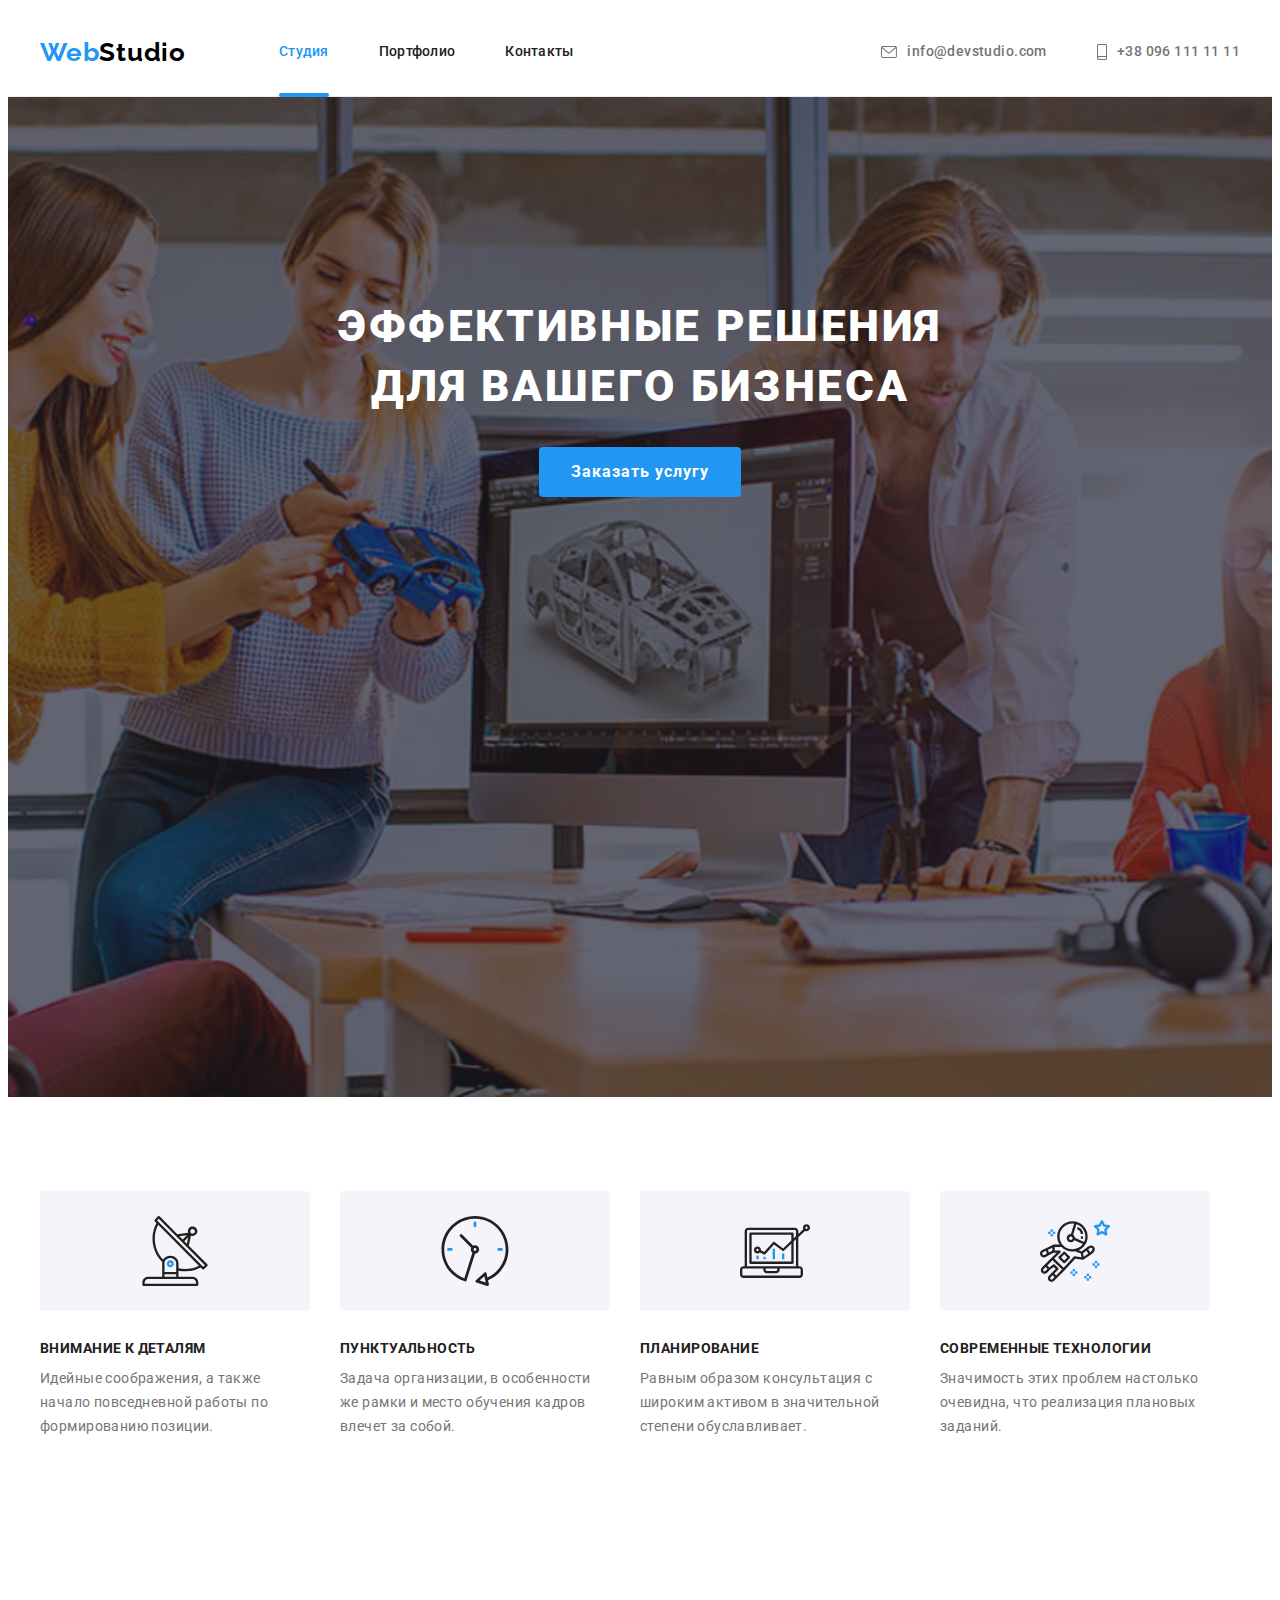
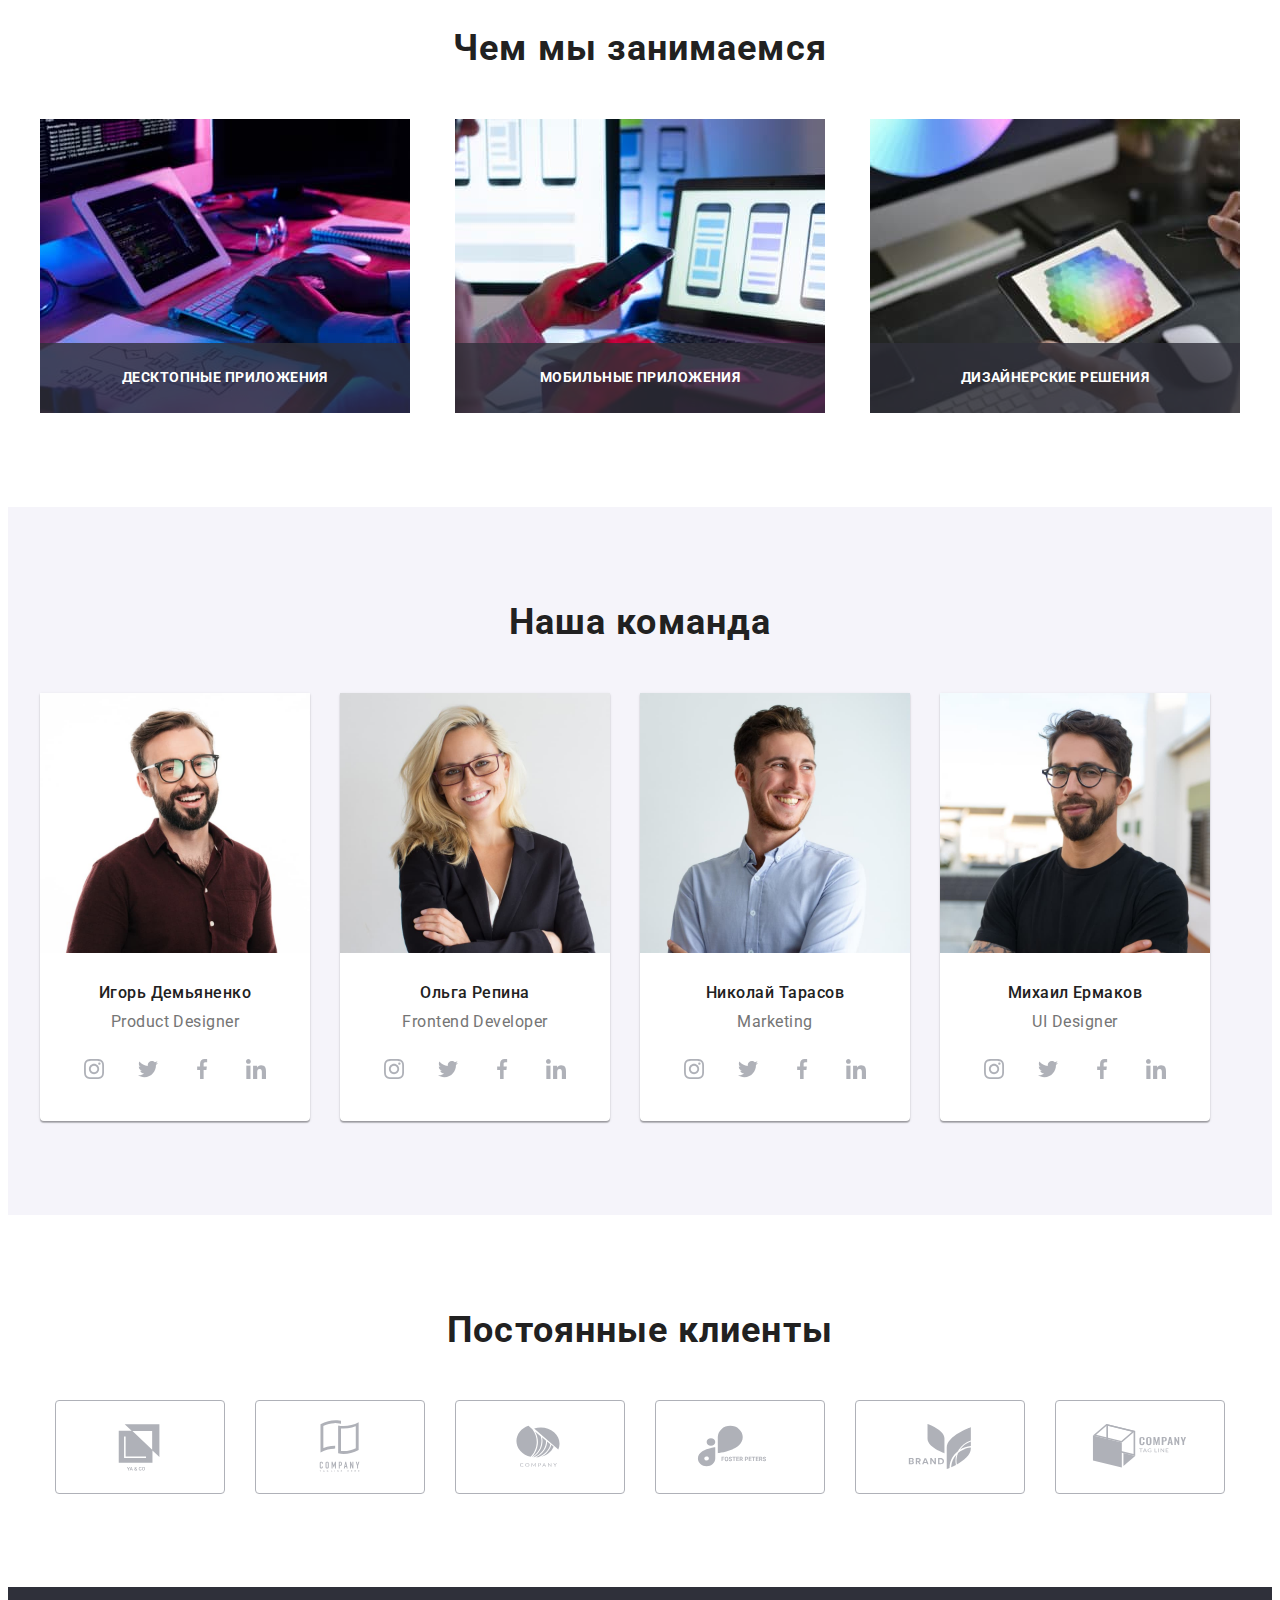
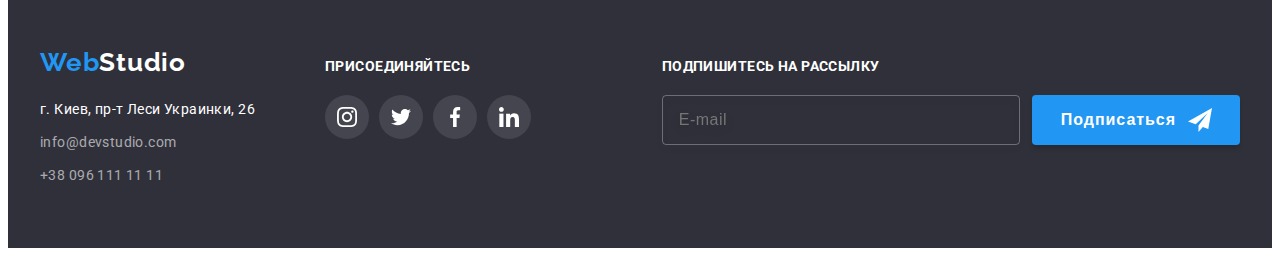
<file: index.html>
<!DOCTYPE html>
<html lang="en">

<head>
  <meta charset="UTF-8" />
  <meta http-equiv="X-UA-Compatible" content="IE=edge" />
  <meta name="viewport" content="width=device-width, initial-scale=1.0" />
  <title>WebStudio</title>
  <link rel="preconnect" href="https://fonts.googleapis.com" />
  <link rel="preconnect" href="https://fonts.gstatic.com" crossorigin />
  <link href="https://fonts.googleapis.com/css2?family=Raleway:wght@700&family=Roboto:wght@400;500;700;900&display=swap"
    rel="stylesheet" />
  <link rel="stylesheet" href="https://cdnjs.cloudflare.com/ajax/libs/modern-normalize/1.1.0/modern-normalize.min.css"
    integrity="sha512-wpPYUAdjBVSE4KJnH1VR1HeZfpl1ub8YT/NKx4PuQ5NmX2tKuGu6U/JRp5y+Y8XG2tV+wKQpNHVUX03MfMFn9Q=="
    crossorigin="anonymous" referrerpolicy="no-referrer" />
  <link rel="stylesheet" href="./css/main.min.css">
</head>

<body>
  <!--Шапка сайта-->

  <header class="heder">
    <div class="container heder__container">
      <nav class="navigation">
        <a class="logo" href="./index.html"><span class="logo__web">Web</span>Studio</a>
        <ul class="heder-nav">
          <li class="heder-nav__item"><a href="" class="heder-nav__link current">Студия</a></li>
          <li class="heder-nav__item"><a href="./portfolio.html" class="heder-nav__link">Портфолио</a></li>
          <li class="heder-nav__item"><a href="" class="heder-nav__link">Контакты</a></li>
        </ul>
      </nav>
      <div class="heder-contacts">
        <ul class="heder-contacts__list">
          <li class="heder-contacts__item">
            <a href="mailto:info@devstudio" class="heder-contacts__link">
              <svg class="heder-contacts__icon" width="16" height="12">
                <use href="images/icons.svg#icon-envelope"></use>
              </svg>
              info@devstudio.com</a>
          </li>
          <li class="heder-contacts__item">
            <a href="tel:+380961111111" class="heder-contacts__link">
              <svg class="heder-contacts__icon" width="10" height="16">
                <use href="images/icons.svg#icon-smartphone"></use>
              </svg>
              +38 096 111 11 11</a>
          </li>
        </ul>
      </div>
    </div>
  </header>

  <!--Герой-->

  <main>
    <section class="hero">
      <div class="container">
        <h1 class="hero__title">
          Эффективные решения <br />
          для вашего бизнеса
        </h1>
        <button data-modal-open type="button" class="hero__button btn">Заказать услугу</button>
      </div>
    </section>

    <!--Преимущества-->

    <section class="section">
      <div class="container">
        <h2 class="visually-hidden">Наши преимущества</h2>
        <ul class="benefits">
          <li class="benefits__item">
            <div class="benefits__content">
              <svg class="icon" width="70" height="70">
                <use href="images/icons.svg#icon-antenna"></use>
              </svg>
            </div>
            <h3 class="benefits__title">Внимание к деталям</h3>
            <p class="benefits__text">
              Идейные соображения, а также начало повседневной работы по формированию позиции.
            </p>
          </li>
          <li class="benefits__item">
            <div class="benefits__content">
              <svg class="icon" width="70" height="70">
                <use href="images/icons.svg#icon-clock"></use>
              </svg>
            </div>
            <h3 class="benefits__title">Пунктуальность</h3>
            <p class="benefits__text">
              Задача организации, в особенности же рамки и место обучения кадров влечет за собой.
            </p>
          </li>
          <li class="benefits__item">
            <div class="benefits__content">
              <svg class="icon" width="70" height="70">
                <use href="images/icons.svg#icon-diagram"></use>
              </svg>
            </div>
            <h3 class="benefits__title">Планирование</h3>
            <p class="benefits__text">
              Равным образом консультация с широким активом в значительной степени обуславливает.
            </p>
          </li>
          <li class="benefits__item">
            <div class="benefits__content">
              <svg class="icon" width="70" height="70">
                <use href="images/icons.svg#icon-astronaut"></use>
              </svg>
            </div>
            <h3 class="benefits__title">Современные технологии</h3>
            <p class="benefits__text">
              Значимость этих проблем настолько очевидна, что реализация плановых заданий.
            </p>
          </li>
        </ul>
      </div>
    </section>

    <!--Чем мы занимаемся-->

    <section class="section">
      <div class="container">
        <h2 class="section__title">Чем мы занимаемся</h2>
        <ul class="doing">
          <li class="doing__img">
            <img src="./images/img-1.jpg" alt="image laptop" width="370" height="294" />
            <h3 class="doing__caption-pictures">Десктопные приложения</h3>
          </li>
          <li class="doing__img">
            <img src="./images/img-2.jpg" alt="image phone" width="370" height="294" />
            <h3 class="doing__caption-pictures">Мобильные приложения</h3>
          </li>
          <li class="doing__img">
            <img src="./images/img-3.jpg" alt="image tablet" width="370" height="294" />
            <h3 class="doing__caption-pictures">Дизайнерские решения</h3>
          </li>
        </ul>
      </div>
    </section>

    <!--Наша команда-->

    <section class="section section__backround">
      <div class="container">
        <h2 class="section__title">Наша команда</h2>
        <ul class="team">
          <li class="team__item">
            <img src="./images/igor.jpg" alt="igor-demyanenko" width="270" height="260" />
            <div class="team__content">
              <h3 class="team__title">Игорь Демьяненко</h3>
              <p class="team__text" lang="en">Product Designer</p>
              <ul class="socials__list">
                <li class="socials__item">
                  <a href="" class="socials__link">
                    <svg class="socials__icon" width="20" height="20">
                      <use href="images/icons.svg#icon-instagram"></use>
                    </svg>
                  </a>
                </li>
                <li class="socials__item">
                  <a href="" class="socials__link"><svg class="socials__icon" width="20" height="20">
                      <use href="images/icons.svg#icon-twitter"></use>
                    </svg>
                  </a>
                </li>
                <li class="socials__item">
                  <a href="" class="socials__link"><svg class="socials__icon" width="20" height="20">
                      <use href="images/icons.svg#icon-facebook"></use>
                    </svg>
                  </a>
                </li>
                <li class="socials__item">
                  <a href="" class="socials__link"><svg class="socials__icon" width="20" height="20">
                      <use href="images/icons.svg#icon-linkedin"></use>
                    </svg>
                  </a>
                </li>
              </ul>
            </div>
          </li>
          <li class="team__item">
            <img src="./images/olga.jpg" alt="olga-repina" width="270" height="260" />
            <div class="team__content">
              <h3 class="team__title">Ольга Репина</h3>
              <p class="team__text" lang="en">Frontend Developer</p>
              <ul class="socials__list">
                <li class="socials__item">
                  <a href="" class="socials__link">
                    <svg class="socials__icon" width="20" height="20">
                      <use href="images/icons.svg#icon-instagram"></use>
                    </svg>
                  </a>
                </li>
                <li class="socials__item">
                  <a href="" class="socials__link"><svg class="socials__icon" width="20" height="20">
                      <use href="images/icons.svg#icon-twitter"></use>
                    </svg>
                  </a>
                </li>
                <li class="socials__item">
                  <a href="" class="socials__link"><svg class="socials__icon" width="20" height="20">
                      <use href="images/icons.svg#icon-facebook"></use>
                    </svg>
                  </a>
                </li>
                <li class="socials__item">
                  <a href="" class="socials__link"><svg class="socials__icon" width="20" height="20">
                      <use href="images/icons.svg#icon-linkedin"></use>
                    </svg>
                  </a>
                </li>
              </ul>
            </div>
          </li>
          <li class="team__item">
            <img src="./images/nicolay.jpg" alt="nicolay-tarasov" width="270" height="260" />
            <div class="team__content">
              <h3 class="team__title">Николай Тарасов</h3>
              <p class="team__text" lang="en">Marketing</p>
              <ul class="socials__list">
                <li class="socials__item">
                  <a href="" class="socials__link">
                    <svg class="socials__icon" width="20" height="20">
                      <use href="images/icons.svg#icon-instagram"></use>
                    </svg>
                  </a>
                </li>
                <li class="socials__item">
                  <a href="" class="socials__link"><svg class="socials__icon" width="20" height="20">
                      <use href="images/icons.svg#icon-twitter"></use>
                    </svg>
                  </a>
                </li>
                <li class="socials__item">
                  <a href="" class="socials__link"><svg class="socials__icon" width="20" height="20">
                      <use href="images/icons.svg#icon-facebook"></use>
                    </svg>
                  </a>
                </li>
                <li class="socials__item">
                  <a href="" class="socials__link"><svg class="socials__icon" width="20" height="20">
                      <use href="images/icons.svg#icon-linkedin"></use>
                    </svg>
                  </a>
                </li>
              </ul>
            </div>
          </li>
          <li class="team__item">
            <img src="./images/mihail.jpg" alt="mihail-ermakov" width="270" height="260" />
            <div class="team__content">
              <h3 class="team__title">Михаил Ермаков</h3>
              <p class="team__text" lang="en">UI Designer</p>
              <ul class="socials__list">
                <li class="socials__item">
                  <a href="" class="socials__link">
                    <svg class="socials__icon" width="20" height="20">
                      <use href="images/icons.svg#icon-instagram"></use>
                    </svg>
                  </a>
                </li>
                <li class="socials__item">
                  <a href="" class="socials__link"><svg class="socials__icon" width="20" height="20">
                      <use href="images/icons.svg#icon-twitter"></use>
                    </svg>
                  </a>
                </li>
                <li class="socials__item">
                  <a href="" class="socials__link"><svg class="socials__icon" width="20" height="20">
                      <use href="images/icons.svg#icon-facebook"></use>
                    </svg>
                  </a>
                </li>
                <li class="socials__item">
                  <a href="" class="socials__link"><svg class="socials__icon" width="20" height="20">
                      <use href="images/icons.svg#icon-linkedin"></use>
                    </svg>
                  </a>
                </li>
              </ul>
            </div>
          </li>
        </ul>
      </div>
    </section>
  </main>

  <!-- Постоянные клиенты -->

  <section class="section">
    <div class="container">
      <h2 class="section__title">Постоянные клиенты</h2>
      <ul class="clients">
        <li class="clients__item">
          <a href="" class="clients__link"><svg class="clients__icon" width="106" height="60">
              <use href="images/icons.svg#icon-Logo-1"></use>
            </svg>
          </a>
        </li>
        <li class="clients__item">
          <a href="" class="clients__link"><svg class="clients__icon" width="106" height="60">
              <use href="images/icons.svg#icon-Logo-2"></use>
            </svg>
          </a>
        </li>
        <li class="clients__item">
          <a href="" class="clients__link"><svg class="clients__icon" width="106" height="60">
              <use href="images/icons.svg#icon-Logo-3"></use>
            </svg>
          </a>
        </li>
        <li class="clients__item">
          <a href="" class="clients__link"><svg class="clients__icon" width="106" height="60">
              <use href="images/icons.svg#icon-Logo-4"></use>
            </svg>
          </a>
        </li>
        <li class="clients__item">
          <a href="" class="clients__link"><svg class="clients__icon" width="106" height="60">
              <use href="images/icons.svg#icon-Logo-5"></use>
            </svg>
          </a>
        </li>
        <li class="clients__item">
          <a href="" class="clients__link"><svg class="clients__icon" width="106" height="60">
              <use href="images/icons.svg#icon-Logo-6"></use>
            </svg>
          </a>
        </li>
      </ul>
    </div>
  </section>

  <!--Подвал страницы-->

  <footer class="footer">
    <div class="container footer-container">
      <div class="footer-address">
        <a class="footer__logo" href="./index.html"><span class="footer__text-web">Web</span>Studio</a>
        <address class="footer__address">
          <ul class="footer-contact">
            <li class="footer-contact__item">
              <a href="https://www.google.com/maps/place/%D0%B1%D1%83%D0%BB.+%D0%9B%D0%B5%D1%81%D0%B8+%D0%A3%D0%BA%D1%80%D0%B0%D0%B8%D0%BD%D0%BA%D0%B8,+26,+%D0%9A%D0%B8%D0%B5%D0%B2,+02000/@50.4265807,30.5361971,17z/data=!3m1!4b1!4m5!3m4!1s0x40d4cf0e033ecbe9:0x57a4dffefec77da0!8m2!3d50.4265807!4d30.5383858"
                class="footer-contact__link-maps">г. Киев, пр-т Леси Украинки, 26</a>
            </li>
            <li class="footer-contact__item">
              <a href="mailto:info@devstudio" class="footer-contact__link">info@devstudio.com</a>
            </li>
            <li class="footer-contact__item">
              <a href="tel:+380961111111" class="footer-contact__link">+38 096 111 11 11</a>
            </li>
          </ul>
        </address>
      </div>
      <div class="footer-sotials">
        <p class="footer-sotials__text-join">присоединяйтесь</p>
        <ul class="footer-sotials__list">
          <li class="footer-socials__item">
            <a href="" class="footer-socials__link"><svg class="footer-social__icon" width="20" height="20">
                <use href="images/icons.svg#icon-instagram"></use>
              </svg>
            </a>
          </li>

          <li class="footer-socials__item">
            <a href="" class="footer-socials__link">
              <svg class="footer-social__icon" width="20" height="20">
                <use href="images/icons.svg#icon-twitter"></use>
              </svg>
            </a>
          </li>

          <li class="footer-socials__item">
            <a href="" class="footer-socials__link">
              <svg class="footer-social__icon" width="20" height="20">
                <use href="images/icons.svg#icon-facebook"></use>
              </svg>
            </a>
          </li>
          <li class="footer-socials__item">
            <a href="" class="footer-socials__link">
              <svg class="footer-social__icon" width="20" height="20">
                <use href="images/icons.svg#icon-linkedin"></use>
              </svg>
            </a>
          </li>
        </ul>
      </div>
      <form class="footer-form">
        <p class="footer-form__text">Подпишитесь на рассылку</p>
        <div class="footer-subscribe">
          <input class="footer-subscribe__mail" type="email" name="email" id="email" placeholder="E-mail">
          <button class="footer-subscribe__button" type="submit">Подписаться
            <svg class="footer-subscribe__icon" width="24" height="24">
              <use href="./images/icons.svg#icon-subscribe"></use>
            </svg>
          </button>
        </div>
      </form>
    </div>
  </footer>

  <!-- Модельное окно -->

  <div class="backgrop is-hidden" data-modal>
    <div class="modal">
      <button class="modal-button__close" data-modal-close>
        <svg class="modal-button__icon-close" width="11" height="11">
          <use href="images/icons.svg#icon-Vector"></use>
        </svg>
      </button>
      <form class="modal-form">
        <p class="modal-form__text">Оставьте свои данные, мы вам перезвоним</p>
        <div class="modal-form__container">
          <label class="modal-form__label" for="name">Имя</label>
          <div class="modal-form__input-svg">
            <input class="modal-form__input" type="text" name="name" id="name" />
            <svg class="modal-form__icon" width="18" height="18">
              <use href="./images/icons.svg#icon-person-black"></use>
            </svg>
          </div>
        </div>

        <div class="modal-form__container">
          <label class="modal-form__label" for="tel">Телефон</label>
          <div class="modal-form__input-svg">
            <input class="modal-form__input" type="tel" name="tel" id="tel" />
            <svg class="modal-form__icon" width="18" height="18">
              <use href="./images/icons.svg#icon-phone-black"></use>
            </svg>
          </div>
        </div>

        <div class="modal-form__container">
          <label class="modal-form__label" for="mail">Почта</label>
          <div class="modal-form__input-svg">
            <input class="modal-form__input" type="email" name="meil" id="mail" />
            <svg class="modal-form__icon" width="18" height="18">
              <use href="./images/icons.svg#icon-email-black"></use>
            </svg>
          </div>
        </div>

        <div class="modal-comment-container">
          <label class="modal-form__label" for="comment">Комментарий</label>
          <textarea class="modal-form__comment" name="comment" id="comment" rows="4"
            placeholder="Введите текст"></textarea>
        </div>

        <div class="modal-form__chekbox">
          <input type="checkbox" class="modal-form__check visually-hidden" name="modal-check" id="modal-check" />
          <label for="modal-check" class="modal-form__check-text">
            <span>
              <svg class="modal-form__check-icon" width="16" height="15">
                <use href="./images/icons.svg#icon-check"></use>
              </svg>
            </span>
            Соглашаюсь с рассылкой и принимаю
            <a class="modal-form__link" href="">Условия договора</a>
          </label>
        </div>
        <button class="modal-form__button-send btn" type="submit">Отправить</button>
      </form>
    </div>
  </div>
  <script src="./js/modal.js"></script>
</body>

</html>
</file>
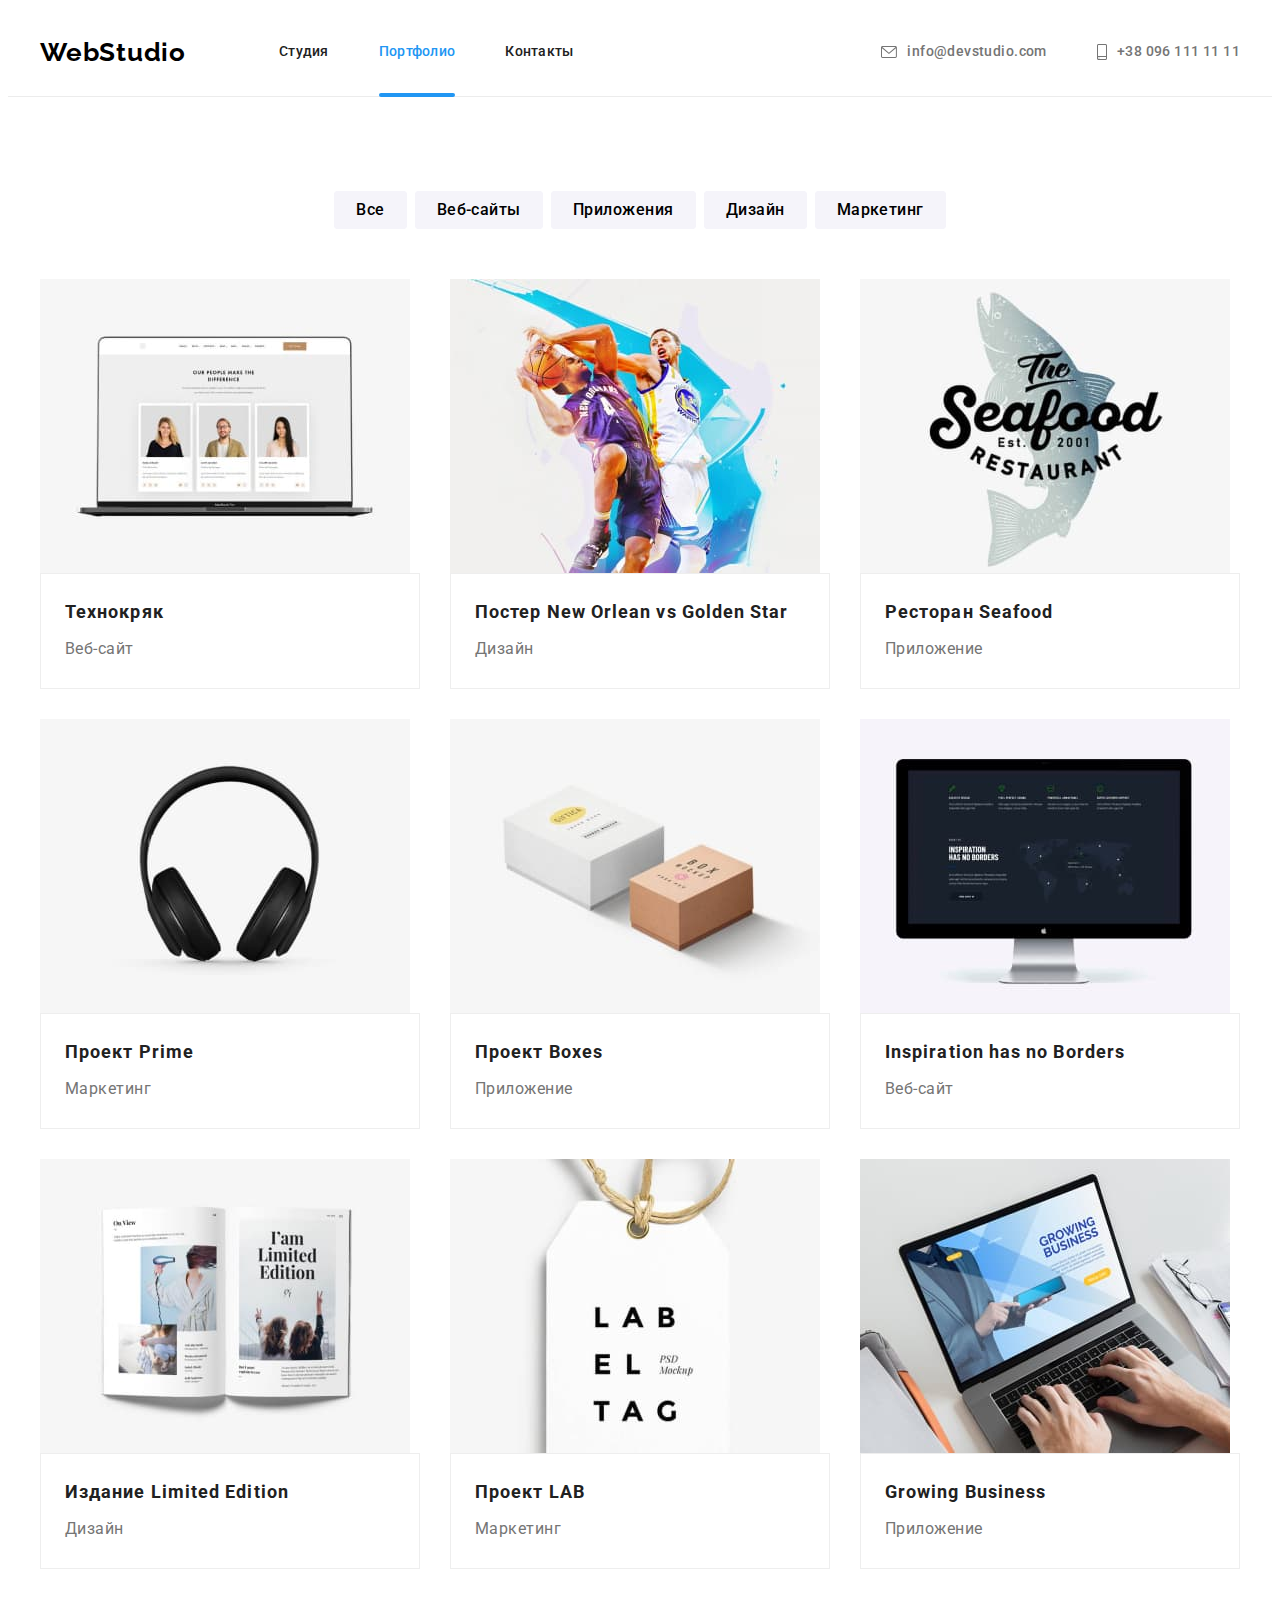
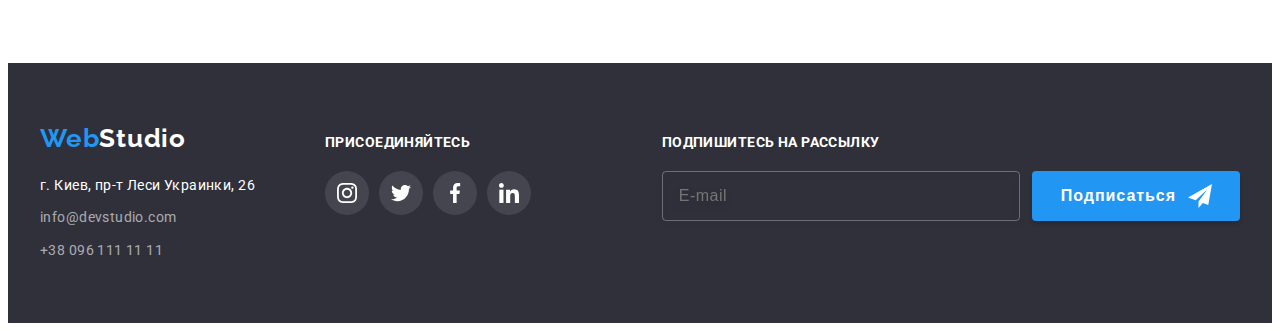
<file: portfolio.html>
<!DOCTYPE html>
<html lang="en">

<head>
  <meta charset="UTF-8" />
  <meta http-equiv="X-UA-Compatible" content="IE=edge" />
  <meta name="viewport" content="width=device-width, initial-scale=1.0" />
  <title>WebStudio</title>
  <link href="https://fonts.googleapis.com/css2?family=Raleway:wght@700&family=Roboto:wght@400;500;700;900&display=swap"
    rel="stylesheet" />
  <link rel="stylesheet" href="https://cdnjs.cloudflare.com/ajax/libs/modern-normalize/1.1.0/modern-normalize.min.css"
    integrity="sha512-wpPYUAdjBVSE4KJnH1VR1HeZfpl1ub8YT/NKx4PuQ5NmX2tKuGu6U/JRp5y+Y8XG2tV+wKQpNHVUX03MfMFn9Q=="
    crossorigin="anonymous" referrerpolicy="no-referrer" />
  <link rel="stylesheet" href="https://cdnjs.cloudflare.com/ajax/libs/modern-normalize/1.1.0/modern-normalize.min.css"
    integrity="sha512-wpPYUAdjBVSE4KJnH1VR1HeZfpl1ub8YT/NKx4PuQ5NmX2tKuGu6U/JRp5y+Y8XG2tV+wKQpNHVUX03MfMFn9Q=="
    crossorigin="anonymous" referrerpolicy="no-referrer" />
  <link rel="stylesheet" href="./css/main.min.css">
</head>

<body>
  <!--Шапка сайта-->

  <header class="heder">
    <div class="container heder__container">
      <nav class="navigation">
        <a class="logo" href="./index.html"><span class="text-web">Web</span>Studio</a>
        <ul class="heder-nav">
          <li class="heder-nav__item"><a href="./index.html" class="heder-nav__link">Студия</a></li>
          <li class="heder-nav__item">
            <a href="./portfolio.html" class="heder-nav__link current">Портфолио</a>
          </li>
          <li class="heder-nav__item"><a href="" class="heder-nav__link">Контакты</a></li>
        </ul>
      </nav>
      <div class="heder-contacts">
        <ul class="heder-contacts__list">
          <li class="heder-contacts__item">
            <a href="mailto:info@devstudio" class="heder-contacts__link">
              <svg class="heder-contacts__icon" width="16" height="12">
                <use href="images/icons.svg#icon-envelope"></use>
              </svg>
              info@devstudio.com</a>
          </li>
          <li class="heder-contacts__item">
            <a href="tel:+380961111111" class="heder-contacts__link">
              <svg class="heder-contacts__icon" width="10" height="16">
                <use href="images/icons.svg#icon-smartphone"></use>
              </svg>
              +38 096 111 11 11</a>
          </li>
        </ul>
      </div>
    </div>
  </header>

  <main>
    <section class="section">
      <div class="container">
        <h1 class="visually-hidden">Страница portfolio</h1>
        <ul class="filter">
          <li class="filter__item">
            <button type="button" class="filter__btn btn">Все</button>
          </li>
          <li class="filter__item">
            <button type="button" class="filter__btn btn">Веб-сайты</button>
          </li>
          <li class="filter__item">
            <button type="button" class="filter__btn btn">Приложения</button>
          </li>
          <li class="filter__item">
            <button type="button" class="filter__btn btn">Дизайн</button>
          </li>
          <li class="filter__item">
            <button type="button" class="filter__btn btn">Маркетинг</button>
          </li>
        </ul>
        <ul class="portfolio">
          <li class="portfolio__item">
            <a href="" class="portfolio__link">
              <div class="portfolio__wrap">
                <img src="./images/technocryk.jpg" alt="Web site technocryk" width="370" height="294"
                  class="portfolio__item-img" />
                <p class="portfolio__text">
                  Технокряк это современная площадка распространения коронавируса. Компании
                  используют эту платформу для цифрового шпионажа и атак на защищённые сервера
                  конкурентов.
                </p>
              </div>
              <div class="portfolio__img-content">
                <h2 class="portfolio__title">Технокряк</h2>
                <p class="portfolio__caption">Веб-сайт</p>
              </div>
            </a>
          </li>
          <li class="portfolio__item">
            <a href="" class="portfolio__link">
              <div class="portfolio__wrap">
                <img src="./images/poster.jpg" alt="Design poster New Orlean vs Golden Star" width="370" height="294"
                  class="portfolio__item-img" />
                <p class="portfolio__text">
                  Технокряк это современная площадка распространения коронавируса. Компании
                  используют эту платформу для цифрового шпионажа и атак на защищённые сервера
                  конкурентов.
                </p>
              </div>
              <div class="portfolio__img-content">
                <h2 class="portfolio__title">
                  Постер <span lang="en">New Orlean vs Golden Star</span>
                </h2>
                <p class="portfolio__caption">Дизайн</p>
              </div>
            </a>
          </li>
          <li class="portfolio__item">
            <a href="" class="portfolio__link">
              <div class="portfolio__wrap">
                <img src="./images/restaurant-seafood.jpg" alt="Appendix Restaurant Seafood" width="370" height="294"
                  class="portfolio__item-img" />
                <p class="portfolio__text">
                  Технокряк это современная площадка распространения коронавируса. Компании
                  используют эту платформу для цифрового шпионажа и атак на защищённые сервера
                  конкурентов.
                </p>
              </div>
              <div class="portfolio__img-content">
                <h2 class="portfolio__title">Ресторан <span lang="en">Seafood</span></h2>
                <p class="portfolio__caption">Приложение</p>
              </div>
            </a>
          </li>
          <li class="portfolio__item">
            <a href="" class="portfolio__link">
              <div class="portfolio__wrap">
                <img src="./images/project-prime.jpg" alt="Marketing Project Prime" width="370" height="294"
                  class="portfolio__item-img" />
                <p class="portfolio__text">
                  Технокряк это современная площадка распространения коронавируса. Компании
                  используют эту платформу для цифрового шпионажа и атак на защищённые сервера
                  конкурентов.
                </p>
              </div>
              <div class="portfolio__img-content">
                <h2 class="portfolio__title">Проект <span lang="en">Prime</span></h2>
                <p class="portfolio__caption">Маркетинг</p>
              </div>
            </a>
          </li>
          <li class="portfolio__item">
            <a href="" class="portfolio__link">
              <div class="portfolio__wrap">
                <img src="./images/project-boxes.jpg" alt="Appendix Project Boxes" width="370" height="294"
                  class="portfolio__item-img" />
                <p class="portfolio__text">
                  Технокряк это современная площадка распространения коронавируса. Компании
                  используют эту платформу для цифрового шпионажа и атак на защищённые сервера
                  конкурентов.
                </p>
              </div>
              <div class="portfolio__img-content">
                <h2 class="portfolio__title">Проект <span lang="en">Boxes</span></h2>
                <p class="portfolio__caption">Приложение</p>
              </div>
            </a>
          </li>
          <li class="portfolio__item">
            <a href="" class="portfolio__link">
              <div class="portfolio__wrap">
                <img src="./images/inspiration-has-no-borders.jpg" alt="Web site Inspiration has no Borders" width="370"
                  height="294" class="portfolio__item-img" />
                <p class="portfolio__text">
                  Технокряк это современная площадка распространения коронавируса. Компании
                  используют эту платформу для цифрового шпионажа и атак на защищённые сервера
                  конкурентов.
                </p>
              </div>
              <div class="portfolio__img-content">
                <h2 class="portfolio__title" lang="en">Inspiration has no Borders</h2>
                <p class="portfolio__caption">Веб-сайт</p>
              </div>
            </a>
          </li>
          <li class="portfolio__item">
            <a href="" class="portfolio__link">
              <div class="portfolio__wrap">
                <img src="./images/limited-edition.jpg" alt="Design Limited Edition" width="370" height="294"
                  class="portfolio__item-img" />
                <p class="portfolio__text">
                  Технокряк это современная площадка распространения коронавируса. Компании
                  используют эту платформу для цифрового шпионажа и атак на защищённые сервера
                  конкурентов.
                </p>
              </div>
              <div class="portfolio__img-content">
                <h2 class="portfolio__title">Издание <span lang="en">Limited Edition</span></h2>
                <p class="portfolio__caption">Дизайн</p>
              </div>
            </a>
          </li>
          <li class="portfolio__item">
            <a href="" class="portfolio__link">
              <div class="portfolio__wrap">
                <img src="./images/project-lab.jpg" alt="Marketing Project Lab" width="370" height="294"
                  class="portfolio__item-img" />
                <p class="portfolio__text">
                  Технокряк это современная площадка распространения коронавируса. Компании
                  используют эту платформу для цифрового шпионажа и атак на защищённые сервера
                  конкурентов.
                </p>
              </div>
              <div class="portfolio__img-content">
                <h2 class="portfolio__title">Проект <span lang="en">LAB</span></h2>
                <p class="portfolio__caption">Маркетинг</p>
              </div>
            </a>
          </li>
          <li class="portfolio__item">
            <a href="" class="portfolio__link">
              <div class="portfolio__wrap">
                <img src="./images/growing-business.jpg" alt="Appendix Growing Business" width="370" height="294"
                  class="portfolio__item-img" />
                <p class="portfolio__text">
                  Технокряк это современная площадка распространения коронавируса. Компании
                  используют эту платформу для цифрового шпионажа и атак на защищённые сервера
                  конкурентов.
                </p>
              </div>
              <div class="portfolio__img-content">
                <h2 class="portfolio__title" lang="en">Growing Business</h2>
                <p class="portfolio__caption">Приложение</p>
              </div>
            </a>
          </li>
        </ul>
      </div>
    </section>
  </main>

  <!--Подвал страницы-->

  <footer class="footer">
    <div class="container footer-container">
      <div class="footer-address">
        <a class="footer__logo" href="./index.html"><span class="footer__text-web">Web</span>Studio</a>
        <address class="footer__address">
          <ul class="footer-contact">
            <li class="footer-contact__item">
              <a href="https://www.google.com/maps/place/%D0%B1%D1%83%D0%BB.+%D0%9B%D0%B5%D1%81%D0%B8+%D0%A3%D0%BA%D1%80%D0%B0%D0%B8%D0%BD%D0%BA%D0%B8,+26,+%D0%9A%D0%B8%D0%B5%D0%B2,+02000/@50.4265807,30.5361971,17z/data=!3m1!4b1!4m5!3m4!1s0x40d4cf0e033ecbe9:0x57a4dffefec77da0!8m2!3d50.4265807!4d30.5383858"
                class="footer-contact__link-maps">г. Киев, пр-т Леси Украинки, 26</a>
            </li>
            <li class="footer-contact__item">
              <a href="mailto:info@devstudio" class="footer-contact__link">info@devstudio.com</a>
            </li>
            <li class="footer-contact__item">
              <a href="tel:+380961111111" class="footer-contact__link">+38 096 111 11 11</a>
            </li>
          </ul>
        </address>
      </div>
      <div class="footer-sotials">
        <p class="footer-sotials__text-join">присоединяйтесь</p>
        <ul class="footer-sotials__list">
          <li class="footer-socials__item">
            <a href="" class="footer-socials__link"><svg class="footer-social__icon" width="20" height="20">
                <use href="images/icons.svg#icon-instagram"></use>
              </svg>
            </a>
          </li>

          <li class="footer-socials__item">
            <a href="" class="footer-socials__link">
              <svg class="footer-social__icon" width="20" height="20">
                <use href="images/icons.svg#icon-twitter"></use>
              </svg>
            </a>
          </li>

          <li class="footer-socials__item">
            <a href="" class="footer-socials__link">
              <svg class="footer-social__icon" width="20" height="20">
                <use href="images/icons.svg#icon-facebook"></use>
              </svg>
            </a>
          </li>
          <li class="footer-socials__item">
            <a href="" class="footer-socials__link">
              <svg class="footer-social__icon" width="20" height="20">
                <use href="images/icons.svg#icon-linkedin"></use>
              </svg>
            </a>
          </li>
        </ul>
      </div>
      <form class="footer-form">
        <p class="footer-form__text">Подпишитесь на рассылку</p>
        <div class="footer-subscribe">
          <input class="footer-subscribe__mail" type="email" name="email" id="email" placeholder="E-mail">
          <button class="footer-subscribe__button" type="submit">Подписаться
            <svg class="footer-subscribe__icon" width="24" height="24">
              <use href="./images/icons.svg#icon-subscribe"></use>
            </svg>
          </button>
        </div>
      </form>
    </div>
  </footer>
</body>

</html>
</file>
<file: css/main.min.css>
p,h1,h2,h3,h4,h5,h6{margin:0}ul{margin:0;padding:0}body{background-color:var(--primary-white-color);color:var(--title-text-color);font-family:'Roboto', sans-serif;font-size:14px;line-height:1.71;letter-spacing:0.03em}ul{list-style:none}img{display:block}a{text-decoration:none}:root{--primary-text-color: #757575;--title-text-color: #212121;--accent-color: #2196f3;--primary-white-color: #ffffff;--secondary-background-color: #f5f4fa}.visually-hidden{position:absolute;white-space:nowrap;width:1px;height:1px;overflow:hidden;border:0;padding:0;clip:rect(0 0 0 0);clip-path:inset(50%);margin:-1px}.modal-button__close,.modal-form__check-text,.modal-form__check-text span,.heder-contacts__item,.doing__caption-pictures,.benefits__content,.socials__link,.clients__item,.clients__link,.footer-socials__link{display:flex;align-items:center;justify-content:center}.logo{padding-top:25px;padding-bottom:24px;color:#000000;font-family:'Raleway', cursive;font-weight:700;font-size:26px;line-height:1.19;letter-spacing:0.03em}.logo__web{color:var(--accent-color)}.container{width:1200px;padding-left:15px;padding-right:15px;margin:0 auto}.section{padding-top:94px;padding-bottom:94px}.section__title{color:var(--title-text-color);font-weight:700;font-size:36px;line-height:1.17;text-align:center;letter-spacing:0.03em;margin-bottom:50px}.btn{font-family:inherit;cursor:pointer;border:transparent;border-radius:4px}.portfolio-content{background:#ffffff;border:1px solid #eeeeee}.filter{display:flex;justify-content:center;margin-bottom:50px}.filter__btn{font-weight:500;font-size:16px;line-height:1.62;letter-spacing:0.03em;padding:6px 22px;background:#f5f4fa;transition:color 250ms cubic-bezier(0.4, 0, 0.2, 1),background-color 250ms cubic-bezier(0.4, 0, 0.2, 1),box-shadow 250ms cubic-bezier(0.4, 0, 0.2, 1)}.filter__btn:hover,.filter__btn:focus{color:var(--primary-white-color);background-color:var(--accent-color);box-shadow:0px 3px 1px rgba(0,0,0,0.1),0px 1px 2px rgba(0,0,0,0.08),0px 2px 2px rgba(0,0,0,0.12);border-radius:4px}.filter__item{background:#f5f4fa;border-radius:4px}.filter__item+.filter__item{margin-left:8px}.portfolio{display:flex;margin-left:-30px;margin-bottom:-30px;flex-wrap:wrap}.portfolio :nth-child(3n){margin-right:0}.portfolio__item{flex-basis:calc((100% - 90px) / 3);margin-left:30px;margin-bottom:30px}.portfolio__wrap{position:relative;overflow:hidden}.portfolio__text{position:absolute;top:0;bottom:0;font-size:18px;line-height:1.56;letter-spacing:0.03em;color:#ffffff;background-color:rgba(33,150,243,0.9);padding:63px 24px;width:370px;height:100%;transform:translateY(100%);transition:transform 250ms cubic-bezier(0.4, 0, 0.2, 1)}.portfolio__link{display:block;transition:color 250ms cubic-bezier(0.4, 0, 0.2, 1),box-shadow 250ms cubic-bezier(0.4, 0, 0.2, 1)}.portfolio__link:hover,.portfolio__link:focus{box-shadow:0px 1px 1px rgba(0,0,0,0.12),0px 4px 4px rgba(0,0,0,0.06),1px 4px 6px rgba(0,0,0,0.16)}.portfolio__link:hover .portfolio__text,.portfolio__link:focus .portfolio__text{transform:translateY(0)}.portfolio__img-content{padding:20px 20px 24px 24px;border:1px solid #eeeeee}.portfolio__title{margin-bottom:4px;font-weight:700;font-size:18px;line-height:2;letter-spacing:0.06em;color:var(--title-text-color)}.portfolio__caption{font-size:16px;line-height:1.87;letter-spacing:0.03em;color:var(--primary-text-color)}.backgrop{position:fixed;top:0;left:0;width:100vw;height:100vh;background-color:rgba(0,0,0,0.2);transition:opacity 250ms cubic-bezier(0.4, 0, 0.2, 1),visibility 250ms cubic-bezier(0.4, 0, 0.2, 1)}.is-hidden{opacity:0;pointer-events:none;visibility:hidden}.modal{position:absolute;top:50%;left:50%;padding:40px;transform:translate(-50%, -50%);min-height:581px;min-width:528px;box-shadow:0px 1px 3px rgba(0,0,0,0.12),0px 1px 1px rgba(0,0,0,0.14),0px 2px 1px rgba(0,0,0,0.2);border-radius:4px;background-color:#fff;border-radius:4px;transform:translate(-50%, -50%) scale(1);transition:transform 250ms cubic-bezier(0.4, 0, 0.2, 1)}.modal-button__close{width:30px;height:30px;border-radius:50%;border:1px solid rgba(0,0,0,0.1);background-color:transparent;margin:0px;padding:0px;position:absolute;top:8px;right:8px;cursor:pointer}.modal-button__close:hover,.modal-button__close:focus{fill:var(--accent-color)}.modal-form__text{font-weight:700;font-size:20px;line-height:1.15;text-align:center;letter-spacing:0.03em;margin-bottom:12px;color:var(--title-text-color)}.modal-form__container{margin-bottom:10px}.modal-form__label{display:block;margin-bottom:4px;font-size:12px;line-height:1.17;letter-spacing:0.01em;color:var(--primary-text-color)}.modal-form__input-svg{position:relative}.modal-form__input{width:100%;height:40px;padding-left:42px;font-size:16px;border:1px solid rgba(33,33,33,0.2);box-sizing:border-box;border-radius:4px;outline:none;cursor:pointer;background-color:transparent;transition:border-color 250ms cubic-bezier(0.4, 0, 0.2, 1)}.modal-form__input:focus,.modal-form__comment:focus{border-color:var(--accent-color)}.modal-form__icon{position:absolute;transform:translateY(-50%);top:50%;left:12px;cursor:pointer;transition:fill 250ms cubic-bezier(0.4, 0, 0.2, 1)}.modal-form__input:focus+.modal-form__icon{fill:var(--accent-color)}.modal-comment-container{margin-bottom:20px}.modal-form__comment{width:100%;height:120px;display:block;margin-bottom:20px;margin-top:4px;padding:12px 16px;font-size:14px;line-height:1.14;letter-spacing:0.01em;background-color:transparent;border:1px solid rgba(33,33,33,0.2);box-sizing:border-box;border-radius:4px;resize:none;outline:none;transition:border 250ms cubic-bezier(0.4, 0, 0.2, 1)}.modal-form__chekbox{margin-bottom:30px}.modal-form__check-text{font-size:14px;line-height:1.71;letter-spacing:0.03em;color:var(--primary-text-color)}.modal-form__check-text span{width:15px;height:16px;border:2px solid #000000;border-radius:2px;margin-right:9px}.modal-form__check-icon{fill:transparent}.modal-form__check:checked+.modal-form__check-text>span{background-color:var(--accent-color);border:none}.modal-form__check:checked+.modal-form__check-text svg{fill:var(--primary-white-color)}.modal-form__link{text-decoration-line:underline;color:var(--accent-color);margin-left:4px}.modal-form__button-send{display:flex;align-items:center;padding:10px 55px 10px 56px;margin-left:auto;margin-right:auto;font-family:inherit;font-weight:bold;font-size:16px;line-height:1.87;text-align:center;letter-spacing:0.06em;border:0;color:var(--primary-white-color);background-color:#188ce8;box-shadow:0px 1px 3px rgba(0,0,0,0.12),0px 1px 1px rgba(0,0,0,0.14),0px 2px 1px rgba(0,0,0,0.2)}.navigation{display:flex;align-items:center}.heder{background-color:#ffffff;border-bottom:1px solid #ececec}.heder__container{display:flex;align-items:center}.heder-contacts{margin-left:auto}.heder-contacts__item+.heder-contacts__item{margin-left:50px}.heder-contacts__link{font-weight:500;display:flex;align-items:center;color:var(--primary-text-color);padding-top:32px;padding-bottom:32px;transition:color 250ms cubic-bezier(0.4, 0, 0.2, 1);transition:color 250ms linear}.heder-contacts__link:hover,.heder-contacts__link:focus{color:var(--accent-color)}.heder-contacts__icon{margin-right:10px;fill:currentColor;transition:color 250ms linear}.heder-nav{display:flex;margin-left:93px}.heder-contacts__list{display:flex}.heder-nav__item+.heder-nav__item{margin-left:50px}.heder-nav .heder-nav__link{display:block;padding-top:32px;padding-bottom:32px;color:var(--title-text-color);font-weight:500;font-size:14px;line-height:1.14;letter-spacing:0.02em;transition:color 250ms cubic-bezier(0.4, 0, 0.2, 1)}.heder-nav .heder-nav__link:hover,.heder-nav .heder-nav__link:focus{color:var(--accent-color)}.current::after{content:'';width:100%;height:4px;position:absolute;background-color:var(--accent-color);left:0px;bottom:-5px;border-radius:2px}.heder-nav .heder-nav__link.current{color:var(--accent-color);position:relative}.hero{max-width:1600px;height:600px;margin-left:auto;margin-right:auto;background-color:#2f303a;background-image:linear-gradient(rgba(47,48,58,0.4), rgba(47,48,58,0.4)),url(../images/hero-bg.jpg);background-repeat:no-repeat;background-position:center;background-size:cover;text-align:center;padding-top:200px;padding-bottom:200px}.hero__title{color:var(--primary-white-color);font-weight:900;font-size:44px;line-height:1.36;text-align:center;letter-spacing:0.06em;text-transform:uppercase;margin-bottom:30px}.hero__button{color:var(--primary-white-color);background-color:var(--accent-color);padding:10px 32px;font-weight:700;font-size:16px;line-height:1.87;text-align:center;letter-spacing:0.06em}.hero__button:hover,.hero__button:focus{background-color:#188ce8}.doing{display:flex;justify-content:space-between}.doing__img{position:relative}.doing__img+.doing__img{margin-left:30px}.doing__caption-pictures{position:absolute;bottom:0;color:var(--primary-white-color);text-transform:uppercase;height:70px;width:100%;background:rgba(47,48,58,0.8);font-size:14px;line-height:1.14;letter-spacing:0.03em}.benefits{display:flex;flex-wrap:wrap}.benefits__title{color:var(--title-text-color);font-weight:700;line-height:1.14;font-size:14px;text-transform:uppercase;margin-bottom:10px;width:270px}.benefits__item{width:270px}.benefits__item+.benefits__item{margin-left:30px}.benefits__content{margin-bottom:30px;height:120px;background-color:var(--secondary-background-color);border-radius:4px}.benefits__text{color:var(--primary-text-color);font-size:14px;line-height:1.71;letter-spacing:0.03em}.section__title{color:var(--title-text-color);font-weight:700;font-size:36px;line-height:1.17;text-align:center;letter-spacing:0.03em;margin-bottom:50px}.section__backround{background-color:#f5f4fa}.team{display:flex;flex-wrap:wrap;margin-left:-30px;margin-bottom:-30px}.team__item{width:calc(100% / 4 -30px);margin-left:30px;margin-bottom:30px;background-color:white;text-align:center;box-shadow:0px 1px 3px rgba(0,0,0,0.12),0px 1px 1px rgba(0,0,0,0.14),0px 2px 1px rgba(0,0,0,0.2);border-radius:0px 0px 4px 4px}.team__title{color:var(--title-text-color);font-weight:500;font-size:16px;line-height:1.19;letter-spacing:0.03em;margin-bottom:10px}.team__content{padding-top:30px;padding-bottom:30px}.team__text{color:var(--primary-text-color);font-size:16px;line-height:1.19;letter-spacing:0.03em;margin-bottom:16px}.socials__list{display:flex;justify-content:center}.socials__link{width:100%;height:100%;background-color:var(--primary-white-color);border-radius:50%;color:#afb1b8;transition:color 250ms cubic-bezier(0.4, 0, 0.2, 1),background-color 250ms cubic-bezier(0.4, 0, 0.2, 1)}.socials__link:hover,.socials__link:focus{background-color:var(--accent-color);color:var(--primary-white-color)}.socials__icon{fill:currentColor}.socials__item{width:44px;height:44px}.socials__item+.socials__item{margin-left:10px}.clients{display:flex;justify-content:center}.clients__item{width:170px;height:92px}.clients__item+.clients__item{margin-left:30px}.clients__link{color:#afb1b8;width:100%;height:100%;border:1px solid #afb1b8;border-radius:4px;transition:color 250ms cubic-bezier(0.4, 0, 0.2, 1)}.clients__link:hover,.clients__link:focus{color:var(--accent-color);border-color:var(--accent-color)}.clients__icon{fill:currentColor}.footer{padding-top:60px;padding-bottom:60px;background-color:#2f303a}.footer-container{display:flex;align-items:baseline}.footer__logo{display:block;margin-bottom:20px;font-family:'Raleway', cursive;font-weight:700;font-size:26px;line-height:1.19;letter-spacing:0.03em;color:#ffffff}.footer__text-web{color:var(--accent-color)}.footer__address{font-style:normal}.footer-contact__item+.footer-contact__item{margin-top:9px}.footer-contact__link-maps{font-size:14px;line-height:1.71;letter-spacing:0.03em;color:var(--primary-white-color)}.footer-contact__link{font-size:14px;line-height:1.71;letter-spacing:0.03em;color:rgba(255,255,255,0.6)}.footer-sotials__text-join{font-weight:700;font-size:14px;line-height:1.14;letter-spacing:0.03em;color:var(--primary-white-color);text-transform:uppercase;margin-bottom:20px}.footer-sotials{margin-left:70px}.footer-sotials__list{display:flex;justify-content:center}.footer-socials__link{width:44px;height:44px;background-color:rgba(255,255,255,0.1);border-radius:50%;color:var(--primary-white-color);transition:color 250ms cubic-bezier(0.4, 0, 0.2, 1),background-color 250ms cubic-bezier(0.4, 0, 0.2, 1)}.footer-socials__link:hover,.footer-socials__link:focus{background-color:var(--accent-color)}.footer-social__icon{fill:currentColor}.footer-socials__item+.footer-socials__item{margin-left:10px}.footer-form{margin-left:auto}.footer-form__text{margin-bottom:20px;font-weight:700;font-size:14px;line-height:1.14;letter-spacing:0.03em;text-transform:uppercase;color:var(--primary-white-color)}.footer-subscribe{display:flex}.footer-subscribe__mail{display:flex;align-items:center;width:358px;height:50px;padding:15px 16px;margin-right:12px;font-size:16px;line-height:1.25;letter-spacing:0.03em;color:rgba(255,255,255,0.6);background-color:transparent;border:1px solid rgba(255,255,255,0.3);box-sizing:border-box;filter:drop-shadow(0px 4px 4px rgba(0,0,0,0.15));border-radius:4px}.footer-subscribe__button{display:flex;align-items:center;flex-direction:row;padding:10px 28px 10px 29px;height:50px;font-weight:bold;font-size:16px;line-height:1.87;text-align:center;letter-spacing:0.06em;cursor:pointer;border:0;border-radius:4px;color:var(--primary-white-color);background-color:var(--accent-color);box-shadow:0px 4px 4px rgba(0,0,0,0.15)}.footer-subscribe__button:hover,.footer-subscribe__button:focus{background-color:#188ce8}.footer-subscribe__icon{margin-left:12px;fill:var(--primary-white-color)}
/*# sourceMappingURL=main.min.css.map */
</file>
